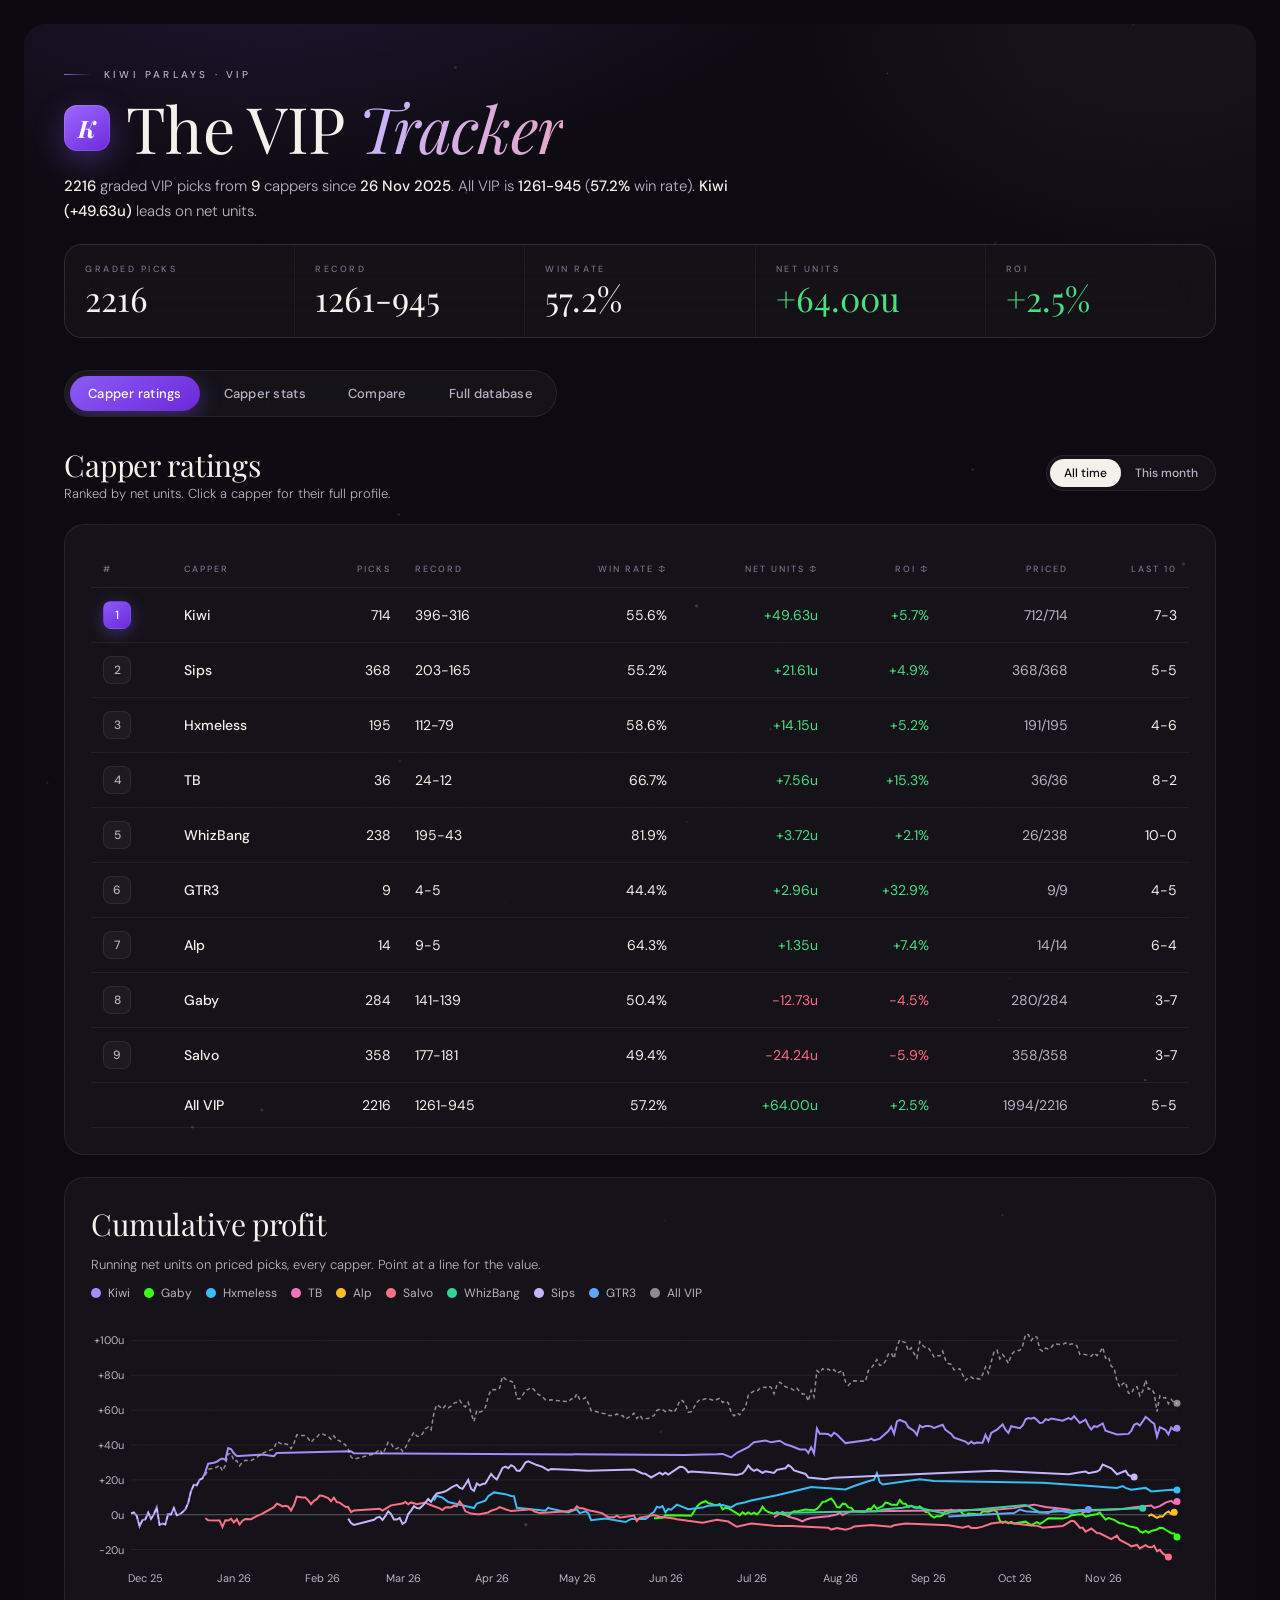
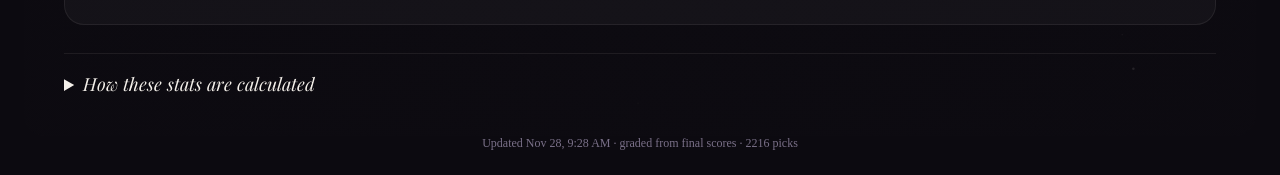
<file: index.html>
<!doctype html>
<html lang="en"><head>
<meta charset="utf-8"><meta name="viewport" content="width=device-width,initial-scale=1">
<title>KP VIP Tracker</title>
<meta name="description" content="Every Kiwi Parlays VIP pick, graded from the final score. Real records, real units.">
<meta property="og:title" content="Kiwi Parlays VIP Tracker"><meta property="og:description" content="Every VIP pick, graded from the final score. Real records, real units.">
<meta property="og:image" content="og.png"><meta name="twitter:card" content="summary_large_image">
<link rel="icon" href="logo.png">
<style>[hidden]{display:none!important}html,body{margin:0;background:#0c0a10;color:#f4f0ea}body{padding:12px}@media(min-width:900px){body{padding:24px}}
.kp .dash-select{appearance:auto;padding:8px 10px;border:1px solid rgba(244,240,234,.14);font:inherit}
.dash-skeleton{min-height:80px;border-radius:14px;background:rgba(244,240,234,.04);animation:sk 1.4s ease-in-out infinite}@keyframes sk{50%{opacity:.5}}
.kp-upd{position:relative;z-index:1;color:#7a7088;font-size:12px;text-align:center;margin:0}</style>
<script src="d3.min.js"></script>
<script>
window.dash=(()=>{const C={},D={},R={},M=new WeakMap();let ready=false;
const run=(id)=>{const r=R[id];if(!r||!ready)return;document.querySelectorAll('[data-draw="'+id+'"]').forEach((el)=>{try{if(typeof r==='function')r(el);else{if(!M.has(el))M.set(el,r.mount?r.mount(el):null);r.update&&r.update(el,M.get(el));}}catch(e){console.error('draw '+id,e);}});};
return{calc(n,o){C[n]=o;},data(n){return D[n]||{status:'loading',data:[]};},
draw(id,fn){if(fn)R[id]=fn;run(id);},setLink(id){try{history.replaceState(null,'','#'+id);}catch(e){}},
async boot(url){try{const j=await(await fetch(url,{cache:'no-store'})).json();D.picks={status:'ok',data:j.rows};
for(const[n,o]of Object.entries(C)){try{D[n]={status:'ok',data:o.fn(...o.inputs.map((i)=>D[i].data))};}catch(e){console.error(n,e);D[n]={status:'error',data:[]};}}
const u=document.getElementById('kp-upd');if(u&&j.updated)u.textContent='Updated '+new Date(j.updated).toLocaleString(undefined,{day:'numeric',month:'short',hour:'numeric',minute:'2-digit'})+' · graded from final scores · '+j.rows.length+' picks';
}catch(e){console.error(e);Object.keys(C).forEach((n)=>{D[n]={status:'error',data:[]};});}
ready=true;Object.keys(R).forEach(run);}};})();
</script>
</head><body>
<style>
@import url("https://fonts.googleapis.com/css2?family=DM+Sans:ital,wght@0,300;0,400;0,500;0,600;1,400&family=Playfair+Display:ital,wght@0,300;0,400;0,500;1,300;1,400&display=swap");
/* KP VIP Tracker, cinematic dark: one committed look in either theme (ink ground, warm-white type,
   KP purple accent, neon green for wins). Layout: hero + glass stat bar, tabs, glass cards. */
.kp {
  --ink: #0c0a10; --ink-2: #15121c; --warm: #f4f0ea; --warm-dim: #b9b2c4; --stone: #7a7088;
  --kp-purple: #8b5cf6; --kp-purple-glow: rgba(139,92,246,.35); --kp-purple-soft: rgba(139,92,246,.10);
  --kp-neon: #39ff14; --kp-pink: #e8a6c8; --glass: rgba(244,240,234,.035); --glass-line: rgba(244,240,234,.075);
  --heading: 'Playfair Display', Georgia, 'Times New Roman', serif;
  --body: 'DM Sans', -apple-system, BlinkMacSystemFont, 'Segoe UI', sans-serif;
  /* the dashboard's own tokens, re-pointed so every chart and control sits on the dark ground */
  --color-fg: var(--warm); --color-fg-muted: var(--warm-dim); --color-bg: var(--ink); --color-panel: var(--glass);
  --color-border-line: var(--glass-line); --color-ok: #4ade80; --color-bad: #ff6b81; --color-warn: #fbbf24;
  --cds-text-secondary: var(--warm-dim); --cds-chart-grid: rgba(244,240,234,.06); --cds-chart-axis: rgba(244,240,234,.22);
  --cds-chart-reference: rgba(244,240,234,.32); --cds-chart-muted: rgba(244,240,234,.38);
  --cds-surface-popover: #1b1724; --cds-border: rgba(244,240,234,.14); --cds-shadow-popover: 0 12px 40px rgba(0,0,0,.55);
  color-scheme: dark;
  position: relative; isolation: isolate; overflow: hidden;
  background:
    radial-gradient(1200px 520px at 12% -8%, rgba(139,92,246,.20), transparent 60%),
    radial-gradient(900px 480px at 100% 0%, rgba(232,166,200,.08), transparent 55%),
    var(--ink);
  color: var(--warm); font-family: var(--body); font-weight: 400;
  border-radius: 22px; padding: clamp(20px, 4vw, 44px) clamp(16px, 3.5vw, 40px) 40px;
  display: flex; flex-direction: column; gap: 28px;
}
/* film grain + vignette */
.kp::before { content: ""; position: absolute; inset: 0; z-index: 0; pointer-events: none; opacity: .05; mix-blend-mode: overlay;
  background-image: url("data:image/svg+xml;utf8,<svg xmlns='http://www.w3.org/2000/svg' width='256' height='256'><filter id='n'><feTurbulence type='fractalNoise' baseFrequency='.85' numOctaves='3' stitchTiles='stitch'/></filter><rect width='100%' height='100%' filter='url(%23n)'/></svg>"); }
.kp::after { content: ""; position: absolute; inset: 0; z-index: 0; pointer-events: none;
  background: radial-gradient(ellipse at 50% 35%, transparent 55%, rgba(12,10,16,.55) 100%); }
.kp > * { position: relative; z-index: 1; }
.kp-fx { position: absolute !important; inset: 0; z-index: 0 !important; pointer-events: none; opacity: .55; }
.kp-fx canvas { width: 100%; height: 100%; display: block; }

/* hero */
.kp-head { display: flex; flex-direction: column; gap: 14px; padding-bottom: 4px; }
.kp-over { font-size: 10px; font-weight: 500; letter-spacing: .32em; text-transform: uppercase; color: var(--warm-dim); display: flex; align-items: center; gap: 12px; }
.kp-over::before { content: ""; width: 28px; height: 1px; background: linear-gradient(90deg, var(--kp-purple), transparent); }
.kp-brand { display: flex; align-items: center; gap: 16px; }
.kp-k { width: 46px; height: 46px; border-radius: 13px; flex: none; display: grid; place-items: center;
  background: linear-gradient(145deg, #9d6bff, #6d28d9); color: #fff; font: italic 700 24px/1 var(--heading);
  box-shadow: 0 0 0 1px rgba(255,255,255,.12) inset, 0 10px 30px var(--kp-purple-glow); }
.kp-title { margin: 0; font-family: var(--heading); font-weight: 300; font-size: clamp(32px, 5.2vw, 64px); line-height: 1.02; letter-spacing: -.01em; text-wrap: balance; }
.kp-title em { font-style: italic; color: transparent; background: linear-gradient(100deg, #c4b5fd, var(--kp-pink)); -webkit-background-clip: text; background-clip: text; }
.kp-lede { margin: 0; color: var(--warm-dim); max-width: 68ch; font-size: 15px; line-height: 1.65; font-weight: 300; }
.kp-lede b { color: var(--warm); font-weight: 500; }
.kp-statbar { display: grid; grid-template-columns: repeat(auto-fit, minmax(130px, 1fr)); gap: 1px; margin-top: 6px;
  background: var(--glass-line); border: 1px solid var(--glass-line); border-radius: 18px; overflow: hidden;
  -webkit-backdrop-filter: blur(20px); backdrop-filter: blur(20px); min-height: 92px; }
.kp-stat { background: rgba(12,10,16,.55); padding: 18px 20px; display: flex; flex-direction: column; gap: 6px; min-width: 0; transition: background .3s; }
.kp-stat:hover { background: rgba(139,92,246,.08); }
.kp-stat .l { font-size: 9px; font-weight: 500; letter-spacing: .28em; text-transform: uppercase; color: var(--stone); }
.kp-stat .v { font-family: var(--heading); font-weight: 300; font-size: clamp(24px, 3vw, 34px); line-height: 1; font-variant-numeric: tabular-nums; }

/* tabs */
.kp-tabs { display: flex; gap: 6px; padding: 5px; border: 1px solid var(--glass-line); border-radius: 999px; background: var(--glass);
  -webkit-backdrop-filter: blur(16px); backdrop-filter: blur(16px); overflow-x: auto; align-self: flex-start; max-width: 100%; }
.kp-tab { appearance: none; border: 0; background: none; color: var(--warm-dim); font: 500 13px/1 var(--body); letter-spacing: .02em;
  padding: 11px 18px; border-radius: 999px; cursor: pointer; white-space: nowrap; transition: color .25s, background .25s, box-shadow .25s; }
.kp-tab:hover { color: var(--warm); }
.kp-tab[aria-selected="true"] { color: #fff; background: linear-gradient(145deg, #8b5cf6, #6d28d9); box-shadow: 0 6px 22px var(--kp-purple-glow); }
.kp-tab:focus-visible, .kp-btn:focus-visible, .kp-seg button:focus-visible { outline: 2px solid #c4b5fd; outline-offset: 2px; }

/* sections + cards */
.kp-sec { display: flex; flex-direction: column; gap: 22px; }
.kp-h2 { margin: 0; font-family: var(--heading); font-weight: 400; font-size: clamp(22px, 2.6vw, 30px); letter-spacing: -.005em; }
.kp-sub { margin: 0; color: var(--warm-dim); font-size: 13px; font-weight: 300; }
.kp-row { display: flex; flex-wrap: wrap; gap: 12px; align-items: center; }
.kp-seg { display: inline-flex; border: 1px solid var(--glass-line); border-radius: 999px; padding: 3px; background: var(--glass); }
.kp-seg button { appearance: none; border: 0; background: none; font: 500 12px/1 var(--body); padding: 8px 14px; border-radius: 999px; color: var(--warm-dim); cursor: pointer; }
.kp-seg button[aria-pressed="true"] { background: var(--warm); color: var(--ink); }
.kp-card, .kp-tw.kp-glass { background: var(--glass); border: 1px solid var(--glass-line); border-radius: 20px; padding: clamp(16px, 2.4vw, 26px);
  -webkit-backdrop-filter: blur(20px); backdrop-filter: blur(20px); display: flex; flex-direction: column; gap: 12px; min-width: 0;
  transition: border-color .35s, background .35s; }
.kp-card:hover { border-color: rgba(139,92,246,.28); background: rgba(244,240,234,.045); }
.kp-grid2 { display: grid; grid-template-columns: repeat(auto-fit, minmax(300px, 1fr)); gap: 18px; }
.kp-tiles { display: grid; grid-template-columns: repeat(auto-fill, minmax(150px, 1fr)); gap: 12px; }
.kp-tile { background: var(--glass); border: 1px solid var(--glass-line); border-radius: 16px; padding: 16px 18px; display: flex; flex-direction: column; gap: 6px; min-width: 0;
  -webkit-backdrop-filter: blur(20px); backdrop-filter: blur(20px); transition: border-color .3s, transform .3s; }
.kp-tile:hover { border-color: rgba(139,92,246,.35); transform: translateY(-2px); }
.kp-tile .l { font-size: 9px; font-weight: 500; letter-spacing: .26em; text-transform: uppercase; color: var(--stone); }
.kp-tile .v { font-family: var(--heading); font-weight: 300; font-size: 32px; line-height: 1.05; font-variant-numeric: tabular-nums; }
.kp-tile .n { font-size: 12px; color: var(--warm-dim); font-weight: 300; }

/* tables */
.kp-tw { overflow-x: auto; }
.kp-t { width: 100%; border-collapse: collapse; font-variant-numeric: tabular-nums; font-size: 14px; }
.kp-t th { text-align: left; font-size: 9px; color: var(--stone); font-weight: 500; text-transform: uppercase; letter-spacing: .22em; padding: 12px 12px; border-bottom: 1px solid var(--glass-line); white-space: nowrap; }
.kp-t td { padding: 13px 12px; border-bottom: 1px solid rgba(244,240,234,.05); white-space: nowrap; }
.kp-t tbody tr { transition: background .25s; }
.kp-t td.wrap { white-space: normal; min-width: 220px; }
.kp-t .num { text-align: right; }
.kp-t th.sort { cursor: pointer; user-select: none; }
.kp-t th.sort:hover { color: var(--warm); }
.kp-t tbody tr.click { cursor: pointer; }
.kp-t tbody tr.click:hover { background: linear-gradient(90deg, var(--kp-purple-soft), transparent 70%); }
.kp-t td b { font-weight: 500; }
.kp-pos { color: var(--color-ok); }
.kp-neg { color: var(--color-bad); }
.kp-mut { color: var(--warm-dim); }
.kp-pill { display: inline-block; font-size: 10px; font-weight: 600; padding: 4px 10px; border-radius: 999px; letter-spacing: .12em; }
.kp-pill.w { background: rgba(57,255,20,.10); color: var(--kp-neon); box-shadow: 0 0 0 1px rgba(57,255,20,.22) inset; }
.kp-pill.l { background: rgba(255,107,129,.10); color: var(--color-bad); box-shadow: 0 0 0 1px rgba(255,107,129,.22) inset; }
.kp-pill.p { background: var(--glass); color: var(--warm-dim); box-shadow: 0 0 0 1px var(--glass-line) inset; }
.kp-rank { display: inline-grid; place-items: center; width: 26px; height: 26px; border-radius: 8px; background: var(--glass); border: 1px solid var(--glass-line); font: 500 12px/1 var(--body); color: var(--warm-dim); }
.kp-rank.top { background: linear-gradient(145deg, #8b5cf6, #6d28d9); color: #fff; border-color: transparent; box-shadow: 0 4px 16px var(--kp-purple-glow); }

/* charts */
.kp-chart { position: relative; min-height: 280px; }
.kp-chart svg text { fill: var(--warm-dim); font: 400 11px var(--body); }
.kp-tip { position: absolute; pointer-events: none; background: rgba(27,23,36,.92); border: 1px solid var(--cds-border); box-shadow: var(--cds-shadow-popover);
  -webkit-backdrop-filter: blur(14px); backdrop-filter: blur(14px); border-radius: 12px; padding: 10px 12px; font-size: 12px; white-space: nowrap; z-index: 3; color: var(--warm); }
.kp-legend { display: flex; flex-wrap: wrap; gap: 14px; font-size: 12px; color: var(--warm-dim); }
.kp-legend i { display: inline-block; width: 10px; height: 10px; border-radius: 50%; margin-right: 7px; vertical-align: -1px; }

/* controls */
.kp .dash-select { background-color: var(--ink-2); color: var(--warm); border-color: var(--glass-line); border-radius: 999px; }
.kp-input { font: 400 14px var(--body); padding: 10px 16px; border: 1px solid var(--glass-line); border-radius: 999px; background-color: var(--ink-2); color: var(--warm); min-width: 0; flex: 1 1 220px; }
.kp-input::placeholder { color: var(--stone); }
.kp-input:focus { outline: none; border-color: rgba(139,92,246,.55); box-shadow: 0 0 0 4px var(--kp-purple-soft); }
.kp-btn { appearance: none; font: 500 13px var(--body); padding: 11px 20px; border-radius: 999px; border: 1px solid var(--glass-line); background-color: var(--glass); color: var(--warm); cursor: pointer; transition: border-color .25s, box-shadow .25s; }
.kp-btn:hover { border-color: rgba(139,92,246,.5); box-shadow: 0 0 24px var(--kp-purple-soft); }
.kp-vs { font-family: var(--heading); font-style: italic; font-size: 26px; color: var(--stone); }
.kp-cmp td.a, .kp-cmp td.b { text-align: right; }
.kp-cmp td.win { font-weight: 600; }
.kp-cmp td.win span::after { content: " ●"; color: var(--kp-neon); font-size: 8px; vertical-align: 3px; }
.kp-note { font-size: 13px; color: var(--warm-dim); }
.kp details { border-top: 1px solid var(--glass-line); padding-top: 18px; }
.kp details summary { cursor: pointer; font: italic 400 18px var(--heading); color: var(--warm); }
.kp details p, .kp details li { color: var(--warm-dim); max-width: 75ch; font-size: 13px; line-height: 1.7; font-weight: 300; }

/* entry motion, once */
@media (prefers-reduced-motion: no-preference) {
  .kp-head > * { animation: kp-rise 1s cubic-bezier(.2,.7,.2,1) both; }
  .kp-head > :nth-child(2) { animation-delay: .08s; } .kp-head > :nth-child(3) { animation-delay: .18s; } .kp-head > :nth-child(4) { animation-delay: .28s; }
  .kp-tabs, .kp-sec { animation: kp-rise 1s .35s cubic-bezier(.2,.7,.2,1) both; }
  @keyframes kp-rise { from { opacity: 0; transform: translateY(14px); filter: blur(6px); } to { opacity: 1; transform: none; filter: none; } }
}
@media (max-width: 520px) { .kp { border-radius: 16px; } .kp-stat { padding: 14px; } .kp-tabs { align-self: stretch; } }
</style>


<div class="kp">
  <div class="kp-fx" data-draw="fx" aria-hidden="true"></div>
  <header class="kp-head" id="top">
    <span class="kp-over">Kiwi Parlays · VIP</span>
    <div class="kp-brand"><span class="kp-k" aria-hidden="true">K</span><h1 class="kp-title">The VIP <em>Tracker</em></h1></div>
    <p class="kp-lede"><b data-draw="hl-picks" data-source="capperStats" data-field="picks" data-where="capper=All%20VIP&amp;mode=all">—</b> graded VIP picks from <b data-draw="hl-cappers">—</b> cappers since <b data-draw="hl-since">—</b>. All VIP is <b data-draw="hl-record" data-source="capperStats" data-field="record" data-where="capper=All%20VIP&amp;mode=all">—</b> (<b data-draw="hl-win" data-source="capperStats" data-field="win_pct" data-where="capper=All%20VIP&amp;mode=all">—</b> win rate). <b data-draw="hl-leader">—</b> leads on net units.</p>
    <div class="kp-statbar" id="statbar" data-draw="statbar"></div>
  </header>

  <nav class="kp-tabs" role="tablist" aria-label="Tracker views">
    <button class="kp-tab" role="tab" data-tab="leaderboard" aria-selected="true">Capper ratings</button>
    <button class="kp-tab" role="tab" data-tab="capper" aria-selected="false">Capper stats</button>
    <button class="kp-tab" role="tab" data-tab="compare" aria-selected="false">Compare</button>
    <button class="kp-tab" role="tab" data-tab="database" aria-selected="false">Full database</button>
  </nav>

  <!-- LEADERBOARD -->
  <section class="kp-sec" id="leaderboard">
    <div class="kp-row" style="justify-content: space-between;">
      <div>
        <h2 class="kp-h2">Capper ratings</h2>
        <p class="kp-sub">Ranked by net units. Click a capper for their full profile.</p>
      </div>
      <div class="kp-seg" role="group" aria-label="Period">
        <button data-period="all" aria-pressed="true">All time</button>
        <button data-period="month" aria-pressed="false">This month</button>
      </div>
    </div>
    <div class="kp-tw kp-glass" id="lb-all">
      <table class="kp-t" data-source="capperStats" data-row-key="capper,mode">
        <thead><tr>
          <th>#</th><th data-field="capper">Capper</th><th class="num" data-field="picks">Picks</th><th data-field="record">Record</th>
          <th class="num sort" data-field="win_pct" data-sort="win_pct">Win rate ↕</th><th class="num sort" data-field="net_units" data-sort="net_units">Net units ↕</th>
          <th class="num sort" data-field="roi" data-sort="roi">ROI ↕</th><th class="num" data-field="priced">Priced</th><th class="num" data-field="last10">Last 10</th>
        </tr></thead>
        <tbody data-draw="lb-all"></tbody>
      </table>
    </div>
    <div class="kp-tw kp-glass" id="lb-month" hidden>
      <table class="kp-t" data-source="monthStats" data-row-key="capper,mode">
        <thead><tr>
          <th>#</th><th data-field="capper">Capper</th><th class="num" data-field="picks">Picks</th><th data-field="record">Record</th>
          <th class="num sort" data-field="win_pct" data-sort="win_pct">Win rate ↕</th><th class="num sort" data-field="net_units" data-sort="net_units">Net units ↕</th>
          <th class="num sort" data-field="roi" data-sort="roi">ROI ↕</th><th class="num" data-field="priced">Priced</th><th data-field="month">Month</th>
        </tr></thead>
        <tbody data-draw="lb-month"></tbody>
      </table>
    </div>
    <div class="kp-card" id="lb-curve-card">
      <h2 class="kp-h2">Cumulative profit</h2>
      <p class="kp-sub">Running net units on priced picks, every capper. Point at a line for the value.</p>
      <div class="kp-legend" data-draw="lb-legend"></div>
      <div class="kp-chart" data-draw="lb-curve" data-source="curve"></div>
    </div>
  </section>

  <!-- CAPPER PROFILE -->
  <section class="kp-sec" id="capper" hidden>
    <div class="kp-row">
      <label for="cap-sel" class="kp-sub">Capper</label>
      <select class="dash-select" id="cap-sel" data-draw="cap-sel" aria-label="Capper" data-source="capperStats"></select>
    </div>
    <p class="kp-lede" data-draw="cap-summary">—</p>
    <div class="kp-tiles" data-draw="cap-tiles"></div>
    <div class="kp-card">
      <h2 class="kp-h2">Cumulative profit</h2>
      <div class="kp-chart" data-draw="cap-curve" data-source="curve"></div>
    </div>
    <div class="kp-grid2">
      <div class="kp-card"><h2 class="kp-h2">Performance by league</h2><div class="kp-tw" data-draw="cap-bd-sport"></div></div>
      <div class="kp-card"><h2 class="kp-h2">Performance by bet type</h2><div class="kp-tw" data-draw="cap-bd-type"></div></div>
      <div class="kp-card"><h2 class="kp-h2">Performance by position</h2><p class="kp-sub">FAV / DOG by price, OVER / UNDER by side, PARLAY for multi-leg.</p><div class="kp-tw" data-draw="cap-bd-pos"></div></div>
      <div class="kp-card"><h2 class="kp-h2">Last 15 picks</h2><div class="kp-tw" data-draw="cap-recent"></div></div>
    </div>
  </section>

  <!-- COMPARE -->
  <section class="kp-sec" id="compare" hidden>
    <div class="kp-row">
      <select class="dash-select" id="cmp-a" data-draw="cmp-a" aria-label="First capper" data-source="capperStats"></select>
      <span class="kp-vs">vs</span>
      <select class="dash-select" id="cmp-b" data-draw="cmp-b" aria-label="Second capper" data-source="capperStats"></select>
    </div>
    <div class="kp-card">
      <h2 class="kp-h2">Head to head</h2>
      <div class="kp-tw" data-draw="cmp-table"></div>
    </div>
    <div class="kp-card">
      <h2 class="kp-h2">Cumulative profit</h2>
      <div class="kp-legend" data-draw="cmp-legend"></div>
      <div class="kp-chart" data-draw="cmp-curve" data-source="curve"></div>
    </div>
  </section>

  <!-- DATABASE -->
  <section class="kp-sec" id="database" hidden>
    <div>
      <h2 class="kp-h2">Full database</h2>
      <p class="kp-sub">Every graded VIP pick, newest first. Search a player, team or market.</p>
    </div>
    <div class="kp-row">
      <input class="kp-input" id="db-q" type="search" placeholder="Search picks (e.g. Jokic, Rebounds, ML)" aria-label="Search picks">
      <select class="dash-select" id="db-capper" data-draw="db-capper" aria-label="Capper" data-source="picks"></select>
      <select class="dash-select" id="db-sport" data-draw="db-sport" aria-label="Sport" data-source="picks"></select>
      <select class="dash-select" id="db-result" aria-label="Result">
        <option value="">All results</option><option value="WIN">Wins</option><option value="LOSS">Losses</option><option value="PUSH">Pushes</option>
      </select>
    </div>
    <p class="kp-sub" data-draw="db-count">—</p>
    <div class="kp-tw kp-glass">
      <table class="kp-t" data-source="picks" data-row-key="id">
        <thead><tr><th data-field="date">Date</th><th data-field="capper">Capper</th><th data-field="sport">Sport</th><th data-field="pick">Pick</th>
          <th class="num" data-field="odds">Odds</th><th class="num" data-field="units_risked">Units</th><th data-field="result">Result</th><th class="num" data-field="net_units">Net</th></tr></thead>
        <tbody data-draw="db-body"></tbody>
      </table>
    </div>
    <div class="kp-row"><button class="kp-btn" id="db-more">Show 50 more</button></div>
  </section>

  <details id="method">
    <summary>How these stats are calculated</summary>
    <ul>
      <li>Record and win rate use every graded pick. Win rate = wins ÷ (wins + losses); pushes are left out.</li>
      <li>Units follow the KP system: favourites risk enough to win 1U (−180 risks 1.80U), underdogs risk 1U. A stated stake (e.g. 5U) overrides that. Gaby is tracked at a flat 1U risked on every play (or the stake she stated); her few plays posted without a price use −110. Parlays are priced from the combined odds of every leg, so a stack of −1000 legs risks a lot to win 1U.</li>
      <li>Prices, in order: odds posted with the pick; otherwise the closing line at the exact same number (FanDuel, DraftKings, BetMGM first; closing prices marked °); PrizePicks-style picks at −137 a leg.</li>
      <li>Picks with no price at all are estimated at a flat 1U risked at −110 a leg (a 2-leg parlay at +264). Their odds are marked * in the database. WhizBang is left out of this: his unpriced plays are mostly heavy-chalk legs, and −110 would credit him units that never existed, so his unpriced picks count in the record only until real prices are loaded.</li>
      <li>Grades come from the official box scores and are never changed once settled.</li>
    </ul>
  </details>
</div>

<script>
// ---------- shared helpers ----------
window.KP = window.KP || { mode: 'all', capper: 'Kiwi', a: 'Kiwi', b: 'Sips', period: 'all', sortKey: 'net_units', sortDir: -1, q: '', fc: '', fs: '', fr: '', limit: 50 };
KP.fmtU = (v) => v == null ? '—' : (v > 0 ? '+' : v < 0 ? '−' : '') + Math.abs(v).toFixed(2) + 'u';
KP.fmtPct = (v) => v == null ? '—' : v.toFixed(1) + '%';
KP.fmtRoi = (v) => v == null ? '—' : (v > 0 ? '+' : v < 0 ? '−' : '') + Math.abs(v).toFixed(1) + '%';
KP.fmtOdds = (o) => o == null || o === '' ? '—' : (+o > 0 ? '+' + (+o) : String(+o).replace('-', '−'));
KP.cls = (v) => v == null ? 'kp-mut' : v > 0 ? 'kp-pos' : v < 0 ? 'kp-neg' : '';
KP.fmtDate = d3.utcFormat('%-d %b %Y');
KP.parseDate = d3.utcParse('%Y-%m-%d');
KP.enc = (s) => encodeURIComponent(String(s));
KP.mark = (tag, src, field, where, text, cls) => {
  const e = document.createElement(tag);
  e.dataset.source = src; e.dataset.field = field; if (where) e.dataset.where = where;
  e.textContent = text; if (cls) e.className = cls; return e;
};
KP.el = (tag, text, cls) => { const e = document.createElement(tag); if (text != null) e.textContent = text; if (cls) e.className = cls; return e; };
KP.pill = (r) => KP.el('span', r, 'kp-pill ' + (r === 'WIN' ? 'w' : r === 'LOSS' ? 'l' : 'p'));
KP.palette = ['#a78bfa', '#39ff14', '#38bdf8', '#f472b6', '#fbbf24', '#fb7185', '#34d399', '#c4b5fd', '#60a5fa', '#fdba74'];
KP.capperColor = (name, names) => { const i = names.indexOf(name); return name === 'All VIP' ? 'rgba(244,240,234,.55)' : KP.palette[i % KP.palette.length]; };

// Line chart: series = [{name, color, points:[{date, cum}]}]
KP.lineChart = (el, series, sourceIds) => {
  el.replaceChildren();
  const W = Math.max(280, el.clientWidth || 600), H = 280;
  const all = series.flatMap((s) => s.points);
  if (!all.length) { el.append(KP.el('p', 'No priced picks yet.', 'kp-note')); return; }
  const x = d3.scaleUtc().domain(d3.extent(all, (p) => p.date)).range([0, 1]);
  const yExt = d3.extent(all, (p) => p.cum); yExt[0] = Math.min(0, yExt[0]); yExt[1] = Math.max(0, yExt[1]);
  const y = d3.scaleLinear().domain(yExt).nice().range([H - 26, 10]);
  const svg = d3.select(el).append('svg').attr('width', '100%').attr('height', H).attr('role', 'img')
    .attr('aria-label', 'Cumulative net units over time for ' + series.map((s) => s.name).join(', '));
  const gy = svg.append('g');
  gy.call(d3.axisLeft(y).ticks(5).tickSize(0).tickFormat((v) => (v > 0 ? '+' : '') + v + 'u'));
  gy.select('.domain').remove();
  let ml = 0; gy.selectAll('text').each(function () { ml = Math.max(ml, this.getComputedTextLength()); });
  ml = Math.ceil(ml) + 10;
  gy.attr('transform', `translate(${ml - 4},0)`);
  x.range([ml, W - 12]);
  svg.insert('g', ':first-child').selectAll('line').data(y.ticks(5)).join('line')
    .attr('x1', ml).attr('x2', W - 12).attr('y1', (d) => y(d)).attr('y2', (d) => y(d))
    .style('stroke', (d) => d === 0 ? 'var(--cds-chart-reference)' : 'var(--cds-chart-grid)');
  const gx = svg.append('g').attr('transform', `translate(0,${H - 22})`)
    .call(d3.axisBottom(x).ticks(Math.max(2, Math.floor(W / 110))).tickSize(0).tickFormat(d3.utcFormat('%b %y')));
  gx.select('.domain').remove();
  const line = d3.line().x((p) => x(p.date)).y((p) => y(p.cum));
  if (series.length === 1 && series[0].points.length) {
    const gid = 'kpg' + Math.random().toString(36).slice(2, 8);
    const lg = svg.append('defs').append('linearGradient').attr('id', gid).attr('x1', 0).attr('x2', 0).attr('y1', 0).attr('y2', 1);
    lg.append('stop').attr('offset', '0%').style('stop-color', series[0].color).style('stop-opacity', .28);
    lg.append('stop').attr('offset', '100%').style('stop-color', series[0].color).style('stop-opacity', 0);
    svg.append('path').datum(series[0].points).attr('d', d3.area().x((p) => x(p.date)).y0(y(0)).y1((p) => y(p.cum)))
      .style('fill', `url(#${gid})`).style('stroke', 'none');
  }
  series.forEach((s) => {
    svg.append('path').datum(s.points).attr('d', line).style('fill', 'none').style('stroke', s.color)
      .style('stroke-width', s.name === 'All VIP' ? 1.5 : 2).style('stroke-dasharray', s.name === 'All VIP' ? '4 3' : null);
    const last = s.points[s.points.length - 1];
    if (last) svg.append('circle').attr('cx', x(last.date)).attr('cy', y(last.cum)).attr('r', 3.5).style('fill', s.color);
  });
  const tip = KP.el('div', null, 'kp-tip'); tip.hidden = true; el.append(tip);
  const guide = svg.append('line').attr('y1', 10).attr('y2', H - 26).style('stroke', 'var(--cds-chart-axis)').style('display', 'none');
  const bis = d3.bisector((p) => p.date).right;
  svg.on('pointermove', (ev) => {
    const [mx] = d3.pointer(ev); if (mx < ml) return;
    const t = x.invert(mx);
    const rows = series.map((s) => { const i = bis(s.points, t) - 1; return i >= 0 ? { s, p: s.points[i] } : null; }).filter(Boolean)
      .sort((a, b) => b.p.cum - a.p.cum);
    if (!rows.length) return;
    guide.attr('x1', mx).attr('x2', mx).style('display', null);
    tip.replaceChildren(KP.el('div', KP.fmtDate(t), 'kp-mut'));
    rows.slice(0, 10).forEach(({ s, p }) => {
      const r = KP.el('div'); const sw = KP.el('i'); sw.style.cssText = `display:inline-block;width:8px;height:8px;border-radius:2px;margin-right:6px;background:${s.color}`;
      r.append(sw, s.name + '  ', KP.el('b', KP.fmtU(p.cum))); tip.append(r);
    });
    tip.hidden = false;
    const tw = tip.offsetWidth; tip.style.left = Math.min(Math.max(0, mx + 12), W - tw) + 'px'; tip.style.top = '8px';
  }).on('pointerleave', () => { tip.hidden = true; guide.style('display', 'none'); });
};

KP.curveSeries = (names) => {
  const c = dash.data('curve'); if (c.status !== 'ok') return null;
  const order = KP.allNames();
  return names.map((n) => ({ name: n, color: KP.capperColor(n, order),
    points: c.data.filter((r) => r.capper === n && r.mode === KP.mode).map((r) => ({ date: KP.parseDate(r.date), cum: r.cum_units })) }));
};
KP.allNames = () => { const s = dash.data('capperStats'); return s.status === 'ok' ? s.data.filter((r) => r.capper !== 'All VIP' && r.mode === 'real').map((r) => r.capper) : []; };
KP.statRow = (n) => { const s = dash.data('capperStats'); return s.status === 'ok' ? s.data.find((r) => r.capper === n && r.mode === KP.mode) : null; };
KP.w = (n) => 'capper=' + KP.enc(n) + '&mode=' + KP.mode;

KP.bdTable = (el, dim) => {
  const b = dash.data('breakdown');
  if (b.status !== 'ok') { el.textContent = b.status === 'error' ? 'Couldn’t load this breakdown.' : '—'; return; }
  const rows = b.data.filter((r) => r.capper === KP.capper && r.dim === dim && r.mode === KP.mode).sort((a, c) => c.picks - a.picks);
  const t = KP.el('table', null, 'kp-t'); t.dataset.source = 'breakdown'; t.dataset.rowKey = 'key';
  const hr = KP.el('tr');
  [['Group', 'group'], ['Picks', 'picks', 1], ['Record', 'record'], ['Win rate', 'win_pct', 1], ['ROI', 'roi', 1], ['Net units', 'net_units', 1]].forEach(([l, f, n]) => {
    const th = KP.el('th', l, n ? 'num' : ''); th.dataset.field = f; hr.append(th); });
  const tb = KP.el('tbody');
  rows.forEach((r) => {
    const tr = KP.el('tr'); tr.dataset.key = r.key;
    tr.append(KP.el('td', r.group), KP.el('td', r.picks, 'num'), KP.el('td', r.record), KP.el('td', KP.fmtPct(r.win_pct), 'num'),
      KP.el('td', KP.fmtRoi(r.roi), 'num ' + KP.cls(r.roi)), KP.el('td', KP.fmtU(r.net_units), 'num ' + KP.cls(r.net_units)));
    tb.append(tr);
  });
  t.append(KP.el('thead'), tb); t.firstChild.append(hr);
  el.replaceChildren(rows.length ? t : KP.el('p', 'No picks in this group.', 'kp-note'));
};
</script>

<script>
// ---------- calculations (readers can open these in Sources) ----------
// Every calc returns each row twice: mode "real" (net units and ROI from real prices only: posted odds, the exact
// closing line, pick'em -137) and mode "all" (adds the flat 1U at -110 estimates for picks with no price).
dash.calc('capperStats', {
  inputs: ['picks'],
  title: 'Capper stats (all time)',
  description: 'Record, win rate, net units and ROI per capper and for all VIP picks, on real prices only and including -110 estimates.',
  fn: (picks) => {
    const agg = (rows) => {
      const w = rows.filter((r) => r.result === 'WIN').length, l = rows.filter((r) => r.result === 'LOSS').length;
      const pr = rows.filter((r) => r.net_units != null && r.result !== 'PUSH');
      const net = pr.reduce((a, r) => a + r.net_units, 0), risk = pr.reduce((a, r) => a + r.units_risked, 0);
      const recent = rows.slice().sort((a, b) => b.date < a.date ? -1 : b.date > a.date ? 1 : a.id - b.id).filter((r) => r.result !== 'PUSH').slice(0, 10);
      const rw = recent.filter((r) => r.result === 'WIN').length;
      return { picks: rows.length, wins: w, losses: l, pushes: rows.length - w - l, record: `${w}-${l}`,
        win_pct: w + l ? Math.round(1000 * w / (w + l)) / 10 : null, priced: pr.length,
        risked: Math.round(risk * 100) / 100, net_units: Math.round(net * 100) / 100,
        roi: risk ? Math.round(1000 * net / risk) / 10 : null, last10: `${rw}-${recent.length - rw}`,
        first: rows.reduce((m, r) => r.date < m ? r.date : m, '9999'), last: rows.reduce((m, r) => r.date > m ? r.date : m, '0000') };
    };
    const names = [...new Set(picks.map((r) => r.capper))];
    const out = [];
    ['real', 'all'].forEach((mode) => {
      const P = mode === 'real' ? picks.map((r) => r.odds_source === 'assumed -110' ? { ...r, net_units: null, units_risked: null } : r) : picks;
      names.forEach((n) => out.push({ capper: n, mode, ...agg(P.filter((r) => r.capper === n)) }));
      out.push({ capper: 'All VIP', mode, ...agg(P) });
    });
    return out;
  },
});

dash.calc('monthStats', {
  inputs: ['picks'],
  title: 'Capper stats (latest month)',
  description: 'The same stats for the most recent calendar month in the tracker, real prices only and including estimates.',
  fn: (picks) => {
    const month = picks.reduce((m, r) => r.date.slice(0, 7) > m ? r.date.slice(0, 7) : m, '');
    const agg = (rs) => {
      const w = rs.filter((r) => r.result === 'WIN').length, l = rs.filter((r) => r.result === 'LOSS').length;
      const pr = rs.filter((r) => r.net_units != null && r.result !== 'PUSH');
      const net = pr.reduce((a, r) => a + r.net_units, 0), risk = pr.reduce((a, r) => a + r.units_risked, 0);
      return { picks: rs.length, record: `${w}-${l}`, win_pct: w + l ? Math.round(1000 * w / (w + l)) / 10 : null, priced: pr.length,
        net_units: Math.round(net * 100) / 100, roi: risk ? Math.round(1000 * net / risk) / 10 : null };
    };
    const out = [];
    ['real', 'all'].forEach((mode) => {
      const P = (mode === 'real' ? picks.map((r) => r.odds_source === 'assumed -110' ? { ...r, net_units: null, units_risked: null } : r) : picks)
        .filter((r) => r.date.slice(0, 7) === month);
      [...new Set(P.map((r) => r.capper))].forEach((n) => out.push({ capper: n, mode, month, ...agg(P.filter((r) => r.capper === n)) }));
      out.push({ capper: 'All VIP', mode, month, ...agg(P) });
    });
    return out;
  },
});

dash.calc('breakdown', {
  inputs: ['picks'],
  title: 'Performance by league, bet type and position',
  description: 'Each capper (and All VIP) split by sport, bet type and position, real prices only and including estimates.',
  fn: (picks) => {
    const out = [];
    const dims = { sport: 'sport', type: 'bet_type', position: 'position' };
    const names = [...new Set(picks.map((r) => r.capper))].concat('All VIP');
    ['real', 'all'].forEach((mode) => {
      const P = mode === 'real' ? picks.map((r) => r.odds_source === 'assumed -110' ? { ...r, net_units: null, units_risked: null } : r) : picks;
      names.forEach((n) => {
        const mine = n === 'All VIP' ? P : P.filter((r) => r.capper === n);
        Object.entries(dims).forEach(([dim, col]) => {
          [...new Set(mine.map((r) => r[col]))].forEach((g) => {
            const rs = mine.filter((r) => r[col] === g);
            const w = rs.filter((r) => r.result === 'WIN').length, l = rs.filter((r) => r.result === 'LOSS').length;
            const pr = rs.filter((r) => r.net_units != null && r.result !== 'PUSH');
            const net = pr.reduce((a, r) => a + r.net_units, 0), risk = pr.reduce((a, r) => a + r.units_risked, 0);
            out.push({ key: `${n}|${dim}|${g}|${mode}`, capper: n, mode, dim, group: g, picks: rs.length, record: `${w}-${l}`,
              win_pct: w + l ? Math.round(1000 * w / (w + l)) / 10 : null, priced: pr.length,
              net_units: Math.round(net * 100) / 100, roi: risk ? Math.round(1000 * net / risk) / 10 : null });
          });
        });
      });
    });
    return out;
  },
});

dash.calc('curve', {
  inputs: ['picks'],
  title: 'Cumulative net units by day',
  description: 'Running total of net units per capper and for All VIP, real prices only and including estimates.',
  fn: (picks) => {
    const out = [];
    ['real', 'all'].forEach((mode) => {
      const pr = picks.filter((r) => r.net_units != null && (mode === 'all' || r.odds_source !== 'assumed -110'));
      const names = [...new Set(pr.map((r) => r.capper))].concat('All VIP');
      names.forEach((n) => {
        const byDay = d3.rollup(n === 'All VIP' ? pr : pr.filter((r) => r.capper === n), (v) => d3.sum(v, (r) => r.net_units), (r) => r.date);
        let cum = 0;
        [...byDay.keys()].sort().forEach((d) => { cum += byDay.get(d); out.push({ capper: n, mode, date: d, cum_units: Math.round(cum * 100) / 100 }); });
      });
    });
    return out;
  },
});
</script>

<script>
// ---------- headline ----------
dash.draw('hl-picks', (el) => { const r = KP.statRow('All VIP'); el.textContent = r ? String(r.picks) : '—'; });
dash.draw('hl-cappers', (el) => { const n = KP.allNames(); el.textContent = n.length ? n.length : '—'; });
dash.draw('hl-since', (el) => { const r = KP.statRow('All VIP'); el.textContent = r ? KP.fmtDate(KP.parseDate(r.first)) : '—'; });
dash.draw('hl-record', (el) => { const r = KP.statRow('All VIP'); el.textContent = r ? r.record : '—'; });
dash.draw('hl-win', (el) => { const r = KP.statRow('All VIP'); el.textContent = r ? KP.fmtPct(r.win_pct) : '—'; });
dash.draw('hl-leader', (el) => {
  const s = dash.data('capperStats');
  if (s.status !== 'ok') { el.textContent = '—'; return; }
  const top = s.data.filter((r) => r.capper !== 'All VIP' && r.mode === KP.mode && r.priced >= 20).sort((a, b) => b.net_units - a.net_units)[0];
  if (!top) { el.textContent = '—'; return; }
  el.replaceChildren(KP.mark('span', 'capperStats', 'capper', KP.w(top.capper), top.capper), ' (',
    KP.mark('span', 'capperStats', 'net_units', KP.w(top.capper), KP.fmtU(top.net_units)), ')');
});

// ---------- leaderboard ----------
const lbDraw = (src, extra) => (tb) => {
  const s = dash.data(src);
  if (s.status !== 'ok') {
    tb.replaceChildren(); if (s.status === 'error') { const tr = KP.el('tr'); const td = KP.el('td', 'Couldn’t load the ratings.'); td.colSpan = 9; tr.append(td); tb.append(tr); }
    return;
  }
  const k = KP.sortKey, d = KP.sortDir;
  const rows = s.data.filter((r) => r.capper !== 'All VIP' && r.mode === KP.mode).sort((a, b) => ((a[k] ?? -1e9) - (b[k] ?? -1e9)) * d);
  rows.push(s.data.find((r) => r.capper === 'All VIP' && r.mode === KP.mode));
  tb.replaceChildren(...rows.filter(Boolean).map((r, i) => {
    const tr = KP.el('tr', null, r.capper === 'All VIP' ? '' : 'click'); tr.dataset.key = KP.enc(r.capper) + ',' + r.mode;
    const rank = r.capper === 'All VIP' ? KP.el('span', '') : KP.el('span', i + 1, 'kp-rank' + (i === 0 ? ' top' : ''));
    const nm = KP.el('td'); const b = KP.el('b', r.capper); nm.append(b);
    tr.append(Object.assign(KP.el('td'), {}), nm, KP.el('td', r.picks, 'num'), KP.el('td', r.record), KP.el('td', KP.fmtPct(r.win_pct), 'num'),
      KP.el('td', KP.fmtU(r.net_units), 'num ' + KP.cls(r.net_units)), KP.el('td', KP.fmtRoi(r.roi), 'num ' + KP.cls(r.roi)),
      KP.el('td', `${r.priced}/${r.picks}`, 'num kp-mut'), KP.el('td', extra(r), extra === lbMonth ? '' : 'num'));
    tr.firstChild.append(rank);
    if (r.capper !== 'All VIP') tr.onclick = () => KP.openCapper(r.capper);
    return tr;
  }));
};
const lbMonth = (r) => r.month;
dash.draw('lb-all', lbDraw('capperStats', (r) => r.last10));
dash.draw('lb-month', lbDraw('monthStats', lbMonth));
document.querySelectorAll('.kp-t th[data-sort]').forEach((th) => th.addEventListener('click', () => {
  const k = th.dataset.sort; KP.sortDir = KP.sortKey === k ? -KP.sortDir : -1; KP.sortKey = k;
  dash.draw('lb-all'); dash.draw('lb-month');
}));
document.querySelectorAll('[data-period]').forEach((b) => b.addEventListener('click', () => {
  KP.period = b.dataset.period;
  document.querySelectorAll('[data-period]').forEach((x) => x.setAttribute('aria-pressed', String(x === b)));
  document.querySelectorAll('#lb-all').forEach((e) => { e.hidden = KP.period !== 'all'; });
  document.querySelectorAll('#lb-month').forEach((e) => { e.hidden = KP.period !== 'month'; });
}));
dash.draw('lb-legend', (el) => {
  const names = KP.allNames(); el.replaceChildren(...names.concat('All VIP').map((n) => {
    const s = KP.el('span'); const i = KP.el('i'); i.style.background = KP.capperColor(n, names); s.append(i, n); return s; }));
});
dash.draw('lb-curve', (el) => {
  const s = KP.curveSeries(KP.allNames().concat('All VIP'));
  if (!s) { el.replaceChildren(KP.el('p', dash.data('curve').status === 'error' ? 'Couldn’t load the profit chart.' : '—', 'kp-note')); return; }
  KP.lineChart(el, s);
});

// ---------- capper profile ----------
const capSelect = (key, after) => (sel) => {
  const names = KP.allNames();
  sel.replaceChildren(...names.map((n) => new Option(n, n)));
  sel.value = KP[key];
  sel.onchange = () => { KP[key] = sel.value; after(); };
};
dash.draw('cap-sel', capSelect('capper', () => ['cap-summary', 'cap-tiles', 'cap-curve', 'cap-bd-sport', 'cap-bd-type', 'cap-bd-pos', 'cap-recent', 'cap-sel'].forEach((d) => dash.draw(d))));
dash.draw('cap-summary', (el) => {
  const r = KP.statRow(KP.capper); if (!r) { el.textContent = '—'; return; }
  const w = KP.w(r.capper);
  el.replaceChildren('The tracker has ', KP.mark('b', 'capperStats', 'picks', w, r.picks), ' graded picks from ', KP.el('b', r.capper),
    ' between ', KP.el('b', KP.fmtDate(KP.parseDate(r.first))), ' and ', KP.el('b', KP.fmtDate(KP.parseDate(r.last))), ': a ',
    KP.mark('b', 'capperStats', 'record', w, r.record), ' record, ', KP.mark('b', 'capperStats', 'win_pct', w, KP.fmtPct(r.win_pct)),
    ' win rate, ', KP.mark('b', 'capperStats', 'net_units', w, KP.fmtU(r.net_units)), ' and ', KP.mark('b', 'capperStats', 'roi', w, KP.fmtRoi(r.roi)),
    ' ROI on ', KP.mark('b', 'capperStats', 'priced', w, r.priced), ' picks in units.');
});
dash.draw('cap-tiles', (el) => {
  const r = KP.statRow(KP.capper); if (!r) { el.replaceChildren(); return; }
  const w = KP.w(r.capper);
  const tile = (label, field, text, note, cls) => { const t = KP.el('div', null, 'kp-tile');
    t.append(KP.el('span', label, 'l'), KP.mark('span', 'capperStats', field, w, text, 'v ' + (cls || '')), KP.el('span', note, 'n')); return t; };
  el.replaceChildren(
    tile('Tracked picks', 'picks', r.picks, `${r.pushes} push${r.pushes === 1 ? '' : 'es'}`),
    tile('Record', 'record', r.record, 'wins-losses'),
    tile('Win rate', 'win_pct', KP.fmtPct(r.win_pct), 'excl. pushes'),
    tile('Net units', 'net_units', KP.fmtU(r.net_units), `${r.priced} picks in units`, KP.cls(r.net_units)),
    tile('ROI', 'roi', KP.fmtRoi(r.roi), `on ${r.risked.toFixed(1)}u risked`, KP.cls(r.roi)),
    tile('Last 10', 'last10', r.last10, 'most recent decisions'));
});
dash.draw('cap-curve', (el) => {
  const s = KP.curveSeries([KP.capper]);
  if (!s) { el.replaceChildren(KP.el('p', '—', 'kp-note')); return; }
  s[0].color = '#a78bfa'; KP.lineChart(el, s);
});
dash.draw('cap-bd-sport', (el) => KP.bdTable(el, 'sport'));
dash.draw('cap-bd-type', (el) => KP.bdTable(el, 'type'));
dash.draw('cap-bd-pos', (el) => KP.bdTable(el, 'position'));
dash.draw('cap-recent', (el) => {
  const p = dash.data('picks'); if (p.status !== 'ok') { el.textContent = '—'; return; }
  const rows = p.data.filter((r) => r.capper === KP.capper).slice(0, 15);
  const t = KP.el('table', null, 'kp-t'); t.dataset.source = 'picks'; t.dataset.rowKey = 'id';
  const hr = KP.el('tr'); [['Date', 'date'], ['Pick', 'pick'], ['Odds', 'odds', 1], ['Result', 'result'], ['Net', 'net_units', 1]].forEach(([l, f, n]) => {
    const th = KP.el('th', l, n ? 'num' : ''); th.dataset.field = f; hr.append(th); });
  const tb = KP.el('tbody');
  rows.forEach((r) => { const tr = KP.el('tr');
    const pr = KP.el('td'); pr.append(KP.pill(r.result));
    tr.append(KP.el('td', d3.utcFormat('%-d %b')(KP.parseDate(r.date))), KP.el('td', r.pick || '(no text)', 'wrap'), KP.el('td', KP.fmtOdds(r.odds), 'num'), pr,
      KP.el('td', KP.fmtU(r.net_units), 'num ' + KP.cls(r.net_units))); tb.append(tr); });
  const th = KP.el('thead'); th.append(hr); t.append(th, tb); el.replaceChildren(t);
});
KP.openCapper = (n) => { KP.capper = n; KP.showTab('capper');
  ['cap-sel', 'cap-summary', 'cap-tiles', 'cap-curve', 'cap-bd-sport', 'cap-bd-type', 'cap-bd-pos', 'cap-recent'].forEach((d) => dash.draw(d)); };

// ---------- compare ----------
const cmpRedraw = () => ['cmp-a', 'cmp-b', 'cmp-table', 'cmp-legend', 'cmp-curve'].forEach((d) => dash.draw(d));
dash.draw('cmp-a', capSelect('a', cmpRedraw));
dash.draw('cmp-b', capSelect('b', cmpRedraw));
dash.draw('cmp-table', (el) => {
  const A = KP.statRow(KP.a), B = KP.statRow(KP.b); if (!A || !B) { el.textContent = '—'; return; }
  const t = KP.el('table', null, 'kp-t kp-cmp');
  const hr = KP.el('tr'); hr.append(KP.el('th', 'Metric'), KP.el('th', A.capper, 'num'), KP.el('th', B.capper, 'num'));
  const rows = [['Tracked picks', 'picks', (v) => v, 0], ['Record', 'record', (v) => v, 0], ['Win rate', 'win_pct', KP.fmtPct, 1],
    ['Net units', 'net_units', KP.fmtU, 1], ['ROI', 'roi', KP.fmtRoi, 1], ['Priced picks', 'priced', (v) => v, 0], ['Last 10', 'last10', (v) => v, 0]];
  const tb = KP.el('tbody');
  rows.forEach(([label, f, fmt, better]) => {
    const tr = KP.el('tr'); tr.append(KP.el('td', label));
    [A, B].forEach((R, i) => {
      const O = i ? A : B; const td = KP.el('td', null, i ? 'b' : 'a');
      if (better && R[f] != null && O[f] != null && R[f] > O[f]) td.classList.add('win');
      td.append(KP.mark('span', 'capperStats', f, KP.w(R.capper), fmt(R[f]), ['net_units', 'roi'].includes(f) ? KP.cls(R[f]) : ''));
      tr.append(td);
    });
    tb.append(tr);
  });
  const th = KP.el('thead'); th.append(hr); t.append(th, tb); el.replaceChildren(t);
});
dash.draw('cmp-legend', (el) => { const names = KP.allNames();
  el.replaceChildren(...[KP.a, KP.b].map((n) => { const s = KP.el('span'); const i = KP.el('i'); i.style.background = KP.capperColor(n, names); s.append(i, n); return s; })); });
dash.draw('cmp-curve', (el) => {
  const s = KP.curveSeries(KP.a === KP.b ? [KP.a] : [KP.a, KP.b]);
  if (!s) { el.replaceChildren(KP.el('p', '—', 'kp-note')); return; }
  KP.lineChart(el, s);
});

// ---------- database ----------
const optDraw = (key, col, allLabel) => (sel) => {
  const p = dash.data('picks'); const vals = p.status === 'ok' ? [...new Set(p.data.map((r) => r[col]))].sort() : [];
  sel.replaceChildren(new Option(allLabel, ''), ...vals.map((v) => new Option(v, v)));
  sel.value = KP[key];
  sel.onchange = () => { KP[key] = sel.value; KP.limit = 50; dash.draw('db-body'); dash.draw('db-count'); };
};
dash.draw('db-capper', optDraw('fc', 'capper', 'All cappers'));
dash.draw('db-sport', optDraw('fs', 'sport', 'All sports'));
KP.filtered = () => {
  const p = dash.data('picks'); if (p.status !== 'ok') return null;
  const q = KP.q.trim().toLowerCase();
  return p.data.filter((r) => (!KP.fc || r.capper === KP.fc) && (!KP.fs || r.sport === KP.fs) && (!KP.fr || r.result === KP.fr) &&
    (!q || (r.pick || '').toLowerCase().includes(q) || r.capper.toLowerCase().includes(q)));
};
dash.draw('db-count', (el) => {
  const f = KP.filtered(); if (!f) { el.textContent = dash.data('picks').status === 'error' ? 'Couldn’t load the picks.' : '—'; return; }
  const w = f.filter((r) => r.result === 'WIN').length, l = f.filter((r) => r.result === 'LOSS').length;
  const net = d3.sum(f, (r) => (KP.mode === 'real' && r.odds_source === 'assumed -110') ? 0 : (r.net_units || 0));
  el.textContent = `${f.length.toLocaleString()} picks · ${w}-${l}${w + l ? ` (${(100 * w / (w + l)).toFixed(1)}%)` : ''} · ${KP.fmtU(Math.round(net * 100) / 100)} in units · showing ${Math.min(KP.limit, f.length)}`;
});
dash.draw('db-body', (tb) => {
  const f = KP.filtered(); if (!f) { tb.replaceChildren(); return; }
  tb.replaceChildren(...f.slice(0, KP.limit).map((r) => {
    const tr = KP.el('tr'); tr.dataset.key = r.id;
    const res = KP.el('td'); res.append(KP.pill(r.result));
    const odds = KP.el('td', KP.fmtOdds(r.odds), 'num'); if (r.odds_source && r.odds_source !== 'posted') odds.title = r.odds_source;
    if (r.odds_source === 'closing line') odds.textContent += '°';
    if (r.odds_source === 'assumed -110' || r.odds_source === 'slate estimate') odds.textContent += '*';
    tr.append(KP.el('td', d3.utcFormat('%-d %b %y')(KP.parseDate(r.date))), KP.el('td', r.capper), KP.el('td', r.sport), KP.el('td', r.pick || '(no text)', 'wrap'),
      odds, KP.el('td', r.units_risked == null ? '—' : r.units_risked.toFixed(2) + 'u', 'num'), res, KP.el('td', KP.fmtU(r.net_units), 'num ' + KP.cls(r.net_units)));
    return tr;
  }));
});
document.querySelectorAll('#db-q').forEach((i) => i.addEventListener('input', () => { KP.q = i.value; KP.limit = 50; dash.draw('db-body'); dash.draw('db-count'); }));
document.querySelectorAll('#db-result').forEach((s) => s.addEventListener('change', () => { KP.fr = s.value; KP.limit = 50; dash.draw('db-body'); dash.draw('db-count'); }));
document.querySelectorAll('#db-more').forEach((b) => b.addEventListener('click', () => { KP.limit += 50; dash.draw('db-body'); dash.draw('db-count'); }));

// ---------- ambient particles (decorative, off when motion is reduced) ----------
dash.draw('fx', {
  mount(el) {
    const c = document.createElement('canvas'); el.append(c);
    const reduce = window.matchMedia && matchMedia('(prefers-reduced-motion: reduce)').matches;
    const ctx = c.getContext('2d'); let W = 0, H = 0, raf = 0;
    const dots = Array.from({ length: 42 }, () => ({ x: Math.random(), y: Math.random(), r: .3 + Math.random() * 1.5,
      vx: (Math.random() - .5) * .00012, vy: -(.00004 + Math.random() * .00012), a: .05 + Math.random() * .3, hue: Math.random() < .25 }));
    const size = () => { const d = Math.min(2, window.devicePixelRatio || 1); W = el.clientWidth; H = el.clientHeight; c.width = W * d; c.height = H * d; ctx.setTransform(d, 0, 0, d, 0, 0); };
    const frame = () => {
      if (c.width !== Math.round(el.clientWidth * Math.min(2, window.devicePixelRatio || 1))) size();
      ctx.clearRect(0, 0, W, H);
      dots.forEach((p) => { if (!reduce) { p.x = (p.x + p.vx + 1) % 1; p.y = (p.y + p.vy + 1) % 1; }
        ctx.beginPath(); ctx.arc(p.x * W, p.y * H, p.r, 0, 6.283); ctx.fillStyle = p.hue ? `rgba(167,139,250,${p.a})` : `rgba(244,240,234,${p.a})`; ctx.fill(); });
      if (!reduce) raf = requestAnimationFrame(frame);
    };
    size(); frame();
    return { stop: () => cancelAnimationFrame(raf) };
  },
  update() {},
  unmount(el, made) { made && made.stop(); },
});

// ---------- hero stat bar (counts up once) ----------
KP.counted = false;
dash.draw('statbar', (el) => {
  const r = KP.statRow('All VIP');
  if (!r) { el.replaceChildren(); el.classList.add('dash-skeleton'); return; }
  el.classList.remove('dash-skeleton');
  const w = KP.w('All VIP');
  const items = [['Graded picks', 'picks', r.picks, (v) => String(Math.round(v))],
    ['Record', 'record', null, () => r.record],
    ['Win rate', 'win_pct', r.win_pct, (v) => v.toFixed(1) + '%'],
    ['Net units', 'net_units', r.net_units, (v) => KP.fmtU(Math.round(v * 100) / 100)],
    ['ROI', 'roi', r.roi, (v) => KP.fmtRoi(Math.round(v * 10) / 10)]];
  const vals = [];
  el.replaceChildren(...items.map(([label, f, target, fmt]) => {
    const d = KP.el('div', null, 'kp-stat'); d.id = 'stat-' + f;
    const v = KP.mark('span', 'capperStats', f, w, fmt(target ?? 0), 'v ' + (['net_units', 'roi'].includes(f) ? KP.cls(r[f]) : ''));
    d.append(KP.el('span', label, 'l'), v); vals.push([v, target, fmt]); return d;
  }));
  const reduce = window.matchMedia && matchMedia('(prefers-reduced-motion: reduce)').matches;
  if (KP.counted || reduce) return;
  KP.counted = true;
  const t0 = performance.now();
  const step = (t) => { const k = Math.max(0, Math.min(1, (t - t0) / 1400)), e = 1 - Math.pow(1 - k, 3);
    vals.forEach(([v, target, fmt]) => { if (target != null) v.textContent = fmt(target * e); });
    if (k < 1) requestAnimationFrame(step); };
  requestAnimationFrame(step);
});

// ---------- tabs ----------
KP.showTab = (id) => {
  document.querySelectorAll('.kp-tab').forEach((t) => t.setAttribute('aria-selected', String(t.dataset.tab === id)));
  ['leaderboard', 'capper', 'compare', 'database'].forEach((s) => document.querySelectorAll('#' + s).forEach((e) => { e.hidden = s !== id; }));
  dash.setLink(id);
  ['lb-curve','cap-curve','cmp-curve'].forEach((d) => dash.draw(d));
};
let KPrt; window.addEventListener('resize', () => { clearTimeout(KPrt); KPrt = setTimeout(() => ['lb-curve','cap-curve','cmp-curve'].forEach((d) => dash.draw(d)), 200); });
document.querySelectorAll('.kp-tab').forEach((t) => t.addEventListener('click', () => KP.showTab(t.dataset.tab)));
const h = (location.hash || '').slice(1);
if (['leaderboard', 'capper', 'compare', 'database'].includes(h)) KP.showTab(h);
</script>

<p class="kp-upd" id="kp-upd"></p>
<script>dash.boot('data.json');</script>
</body></html>
</file>
